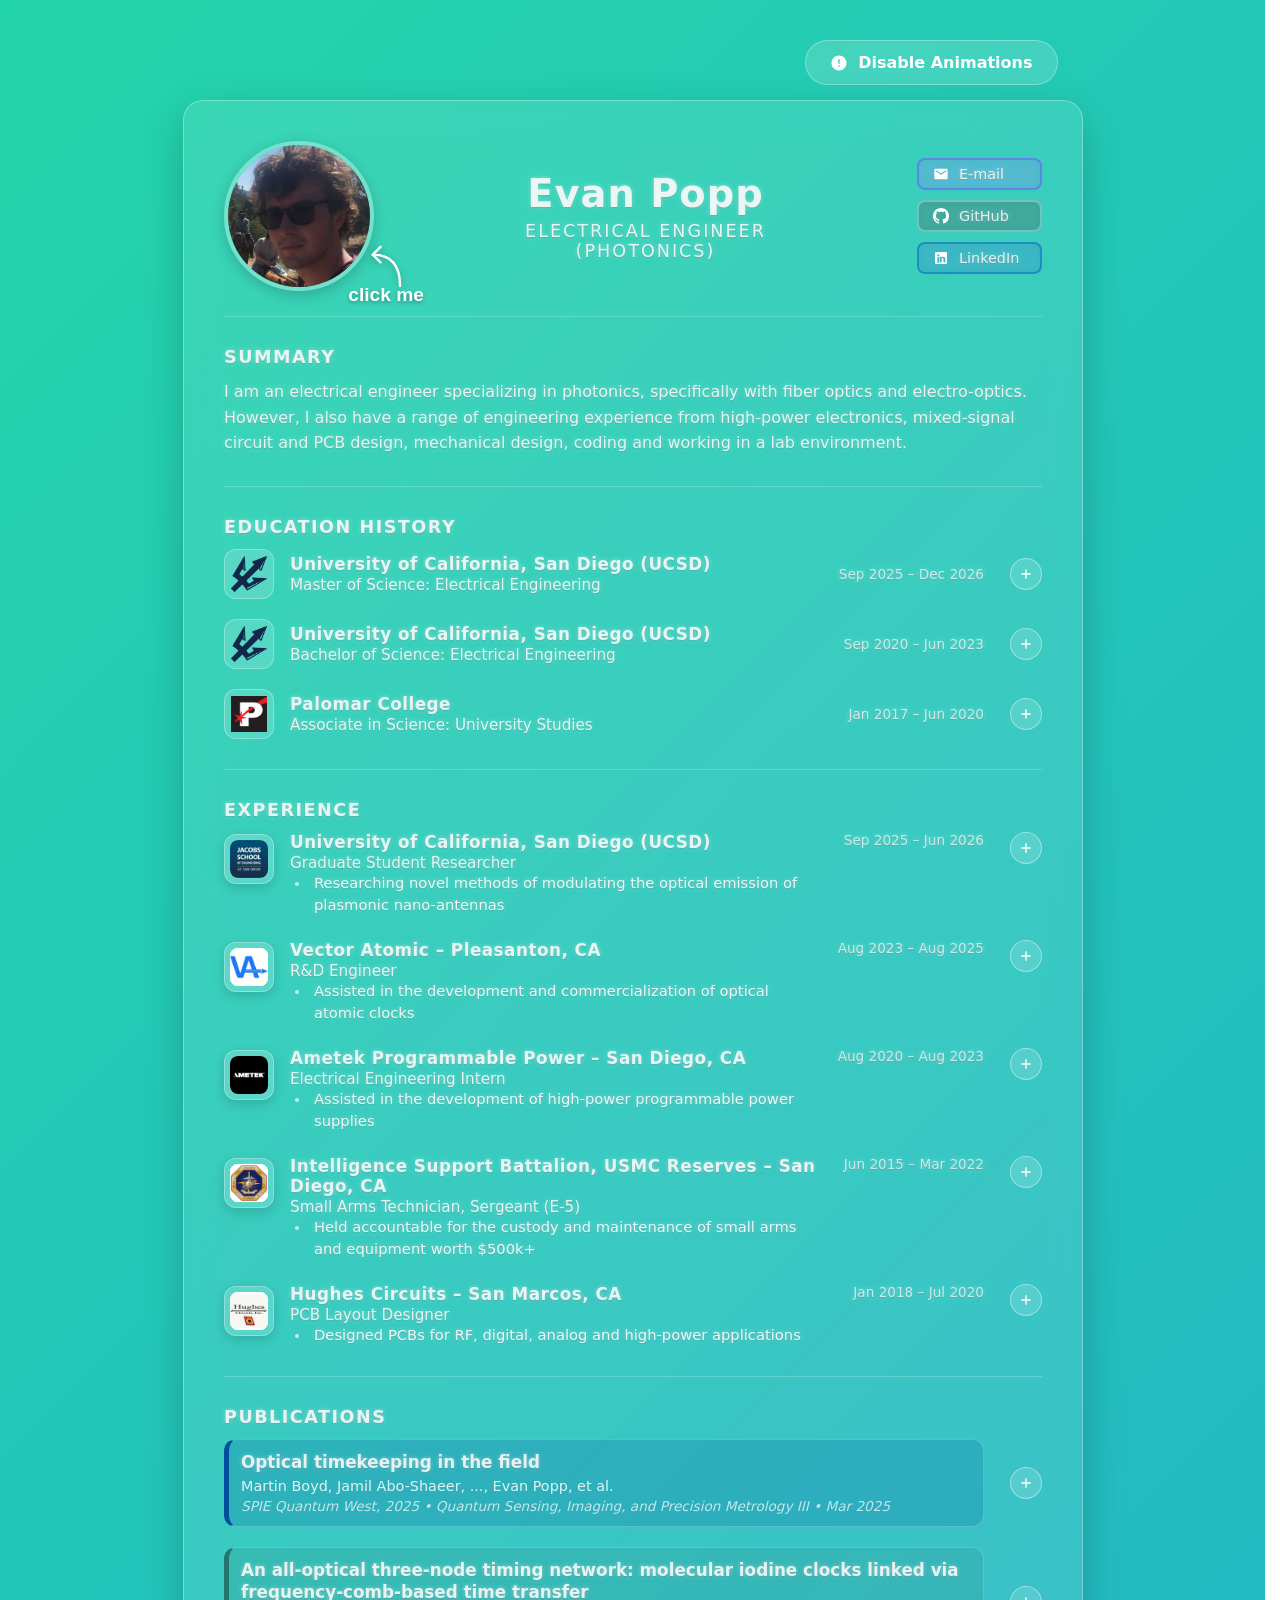
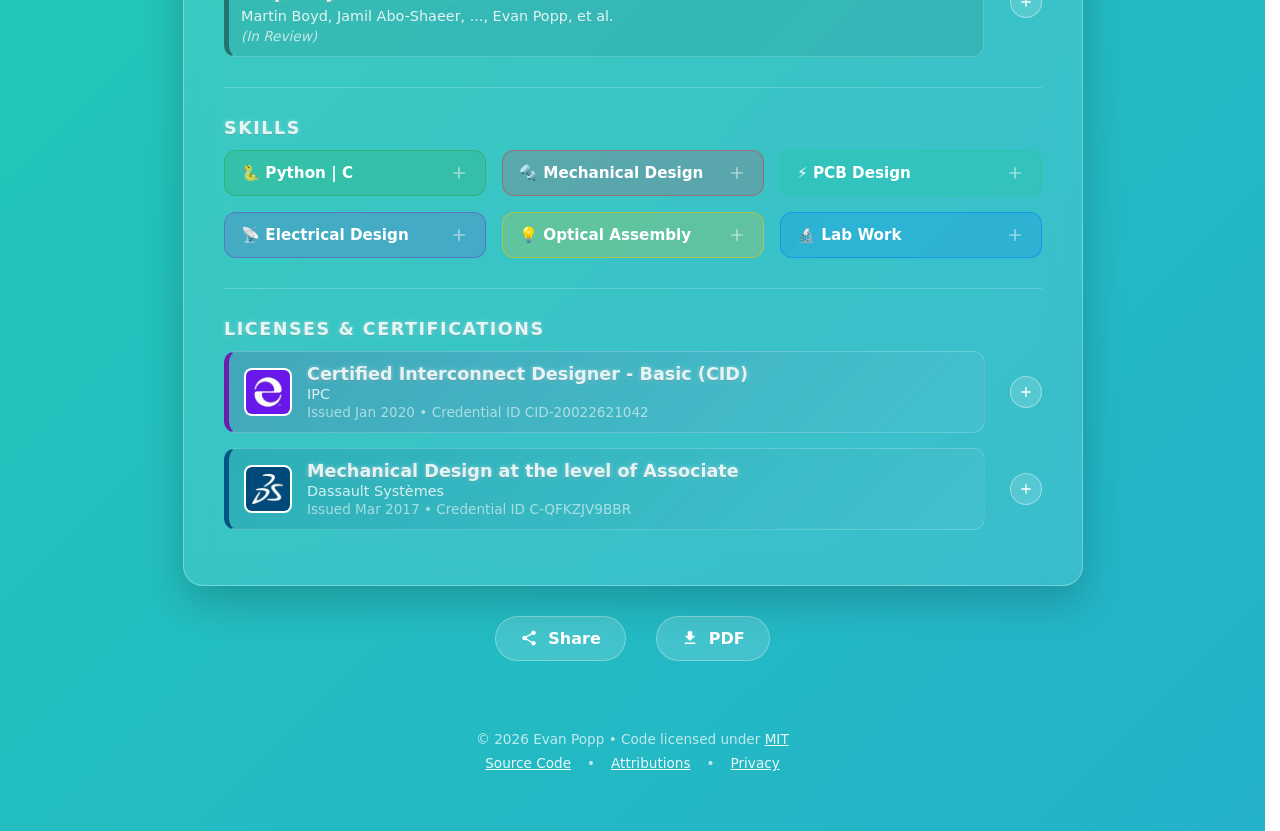
<file: static/index.html>
<!DOCTYPE html>
<html lang="en">

<head>
  <meta charset="UTF-8" />
  <!-- DELETE OR COMMENT THIS OUT -->
  <meta name="viewport" content="width=900">
  <title> Resume </title>
  <!-- Favicons -->
  <link rel="icon" type="image/png" href="/public/prism.png">
  <!-- Style -->
  <link rel="stylesheet" href="/css/styles_index.css">
  <!-- Link your external JavaScript file -->
  <script src="/js/script.js"></script>
</head>

<body>

  <div class="perf-toggle-container">
    <button id="perf-toggle-btn" class="action-btn perf-toggle-btn">
      <svg viewBox="0 0 24 24" width="16" height="16">
        <path
          d="M12 22c5.523 0 10-4.477 10-10S17.523 2 12 2 2 6.477 2 12s4.477 10 10 10zm-1-15h2v6h-2V7zm0 8h2v2h-2v-2z" />
      </svg>
      <span>Disable Animations</span>
    </button>
  </div>

  <!-- 1. ADD ID HERE -->
  <div class="glass-resume" id="resume-container">

    <header class="resume-header">
      <!-- Top Left: Headshot -->
      <div class="profile-container">
        <!-- Clickable Profile Picture -->
        <img src="/public/headshot.webp" alt="Evan Popp" class="profile-pic modal-trigger" data-target="guide-modal"
          style="cursor: pointer;">

        <!-- Floating Arrow and Text -->
        <div class="click-me-indicator">
          <!-- Hand-drawn style SVG curved arrow -->
          <svg class="curved-arrow" viewBox="0 0 64 64" width="50" height="50">
            <path d="M 50 60 Q 50 20 15 20" fill="none" stroke="white" stroke-width="3" stroke-linecap="round" />
            <path d="M 15 20 L 25 10 M 15 20 L 25 30" fill="none" stroke="white" stroke-width="3"
              stroke-linecap="round" />
          </svg>
          <span class="click-text">click me</span>
        </div>
      </div>
      <!-- Center: Title -->
      <div class="title-area">
        <h1 class="frosted-text">Evan Popp</h1>
        <h2 class="frosted-text">Electrical Engineer</h2>
        <h2 class="frosted-text">(Photonics)</h2>
      </div>
      <!-- Top Right: Contact Info Links -->
      <div class="contact-info">
        <!-- Email Link -->
        <a href="mailto:contact@evanpopp.me" target="_blank" class="contact-link email frosted-text">
          <svg class="contact-icon" viewBox="0 0 24 24">
            <path
              d="M20 4H4c-1.1 0-1.99.9-1.99 2L2 18c0 1.1.9 2 2 2h16c1.1 0 2-.9 2-2V6c0-1.1-.9-2-2-2zm0 4l-8 5-8-5V6l8 5 8-5v2z" />
          </svg>
          <span>E-mail</span>
        </a>
        <!-- GitHub Link -->
        <a href="https://github.com/evanpopp" target="_blank" class="contact-link github frosted-text">
          <svg class="contact-icon" viewBox="0 0 24 24">
            <path
              d="M12 0C5.37 0 0 5.37 0 12c0 5.31 3.435 9.795 8.205 11.385.6.105.825-.255.825-.57 0-.285-.015-1.23-.015-2.235-3.015.555-3.795-.735-4.035-1.41-.135-.345-.72-1.41-1.23-1.695-.42-.225-1.02-.78-.015-.795.945-.015 1.62.87 1.845 1.23 1.08 1.815 2.805 1.305 3.495.99.105-.78.42-1.305.765-1.605-2.67-.3-5.46-1.335-5.46-5.925 0-1.305.465-2.385 1.23-3.225-.12-.3-.54-1.53.12-3.18 0 0 1.005-.315 3.3 1.23.96-.27 1.98-.405 3-.405s2.04.135 3 .405c2.295-1.56 3.3-1.23 3.3-1.23.66 1.65.24 2.88.12 3.18.765.84 1.23 1.905 1.23 3.225 0 4.605-2.805 5.625-5.475 5.925.435.375.81 1.095.81 2.22 0 1.605-.015 2.895-.015 3.3 0 .315.225.69.825.57A12.02 12.02 0 0024 12c0-6.63-5.37-12-12-12z" />
          </svg>
          <span>GitHub</span>
        </a>
        <!-- LinkedIn Link -->
        <a href="https://linkedin.com/in/evan-popp-ee" target="_blank" class="contact-link linkedin frosted-text">
          <svg class="contact-icon" viewBox="0 0 24 24">
            <path
              d="M19 3a2 2 0 0 1 2 2v14a2 2 0 0 1-2 2H5a2 2 0 0 1-2-2V5a2 2 0 0 1 2-2h14m-.5 15.5v-5.3a3.26 3.26 0 0 0-3.26-3.26c-.85 0-1.84.52-2.28 1.3v-1.11h-2.79v8.37h2.79v-4.93c0-.77.62-1.4 1.39-1.4a1.4 1.4 0 0 1 1.4 1.4v4.93h2.75M6.46 10.9v8.37H9.25V10.9H6.46M7.86 6.6a1.62 1.62 0 1 0 0 3.24 1.62 1.62 0 0 0 0-3.24z" />
          </svg>
          <span>LinkedIn</span>
        </a>
      </div>
    </header>

    <section>
      <h3 class="section-title frosted-text">Summary</h3>
      <div class="summary-text frosted-text">
        I am an electrical engineer specializing in photonics, specifically with fiber optics and electro-optics. <br>
        However, I also have a range of engineering experience from high-power electronics,
        mixed-signal circuit and PCB design, mechanical design, coding and working in a lab environment.
      </div>
    </section>

    <hr class="glass-divider">

    <section>
      <h3 class="section-title frosted-text">Education History</h3>
      <!-- Master's Degree -->
      <div class="education-item">
        <a href="https://ece.ucsd.edu" target="_blank" class="school-logo-link"
          title="UCSD Electrical & Computer Engineering">
          <img src="/public/ucsd-logo.png" alt="UCSD Logo" onerror="this.style.display='none'">
        </a>
        <div class="education-details">
          <div class="school-name frosted-text">University of California, San Diego (UCSD)</div>
          <div class="degree-title frosted-text">Master of Science: Electrical Engineering</div>
        </div>
        <div class="education-date frosted-text">Sep 2025 – Dec 2026</div>
        <!-- 2. ADD EXPAND BUTTON HERE -->
        <button class="expand-btn modal-trigger" data-target="ms-modal">
          <svg viewBox="0 0 24 24" width="20" height="20" fill="currentColor">
            <path d="M19 13h-6v6h-2v-6H5v-2h6V5h2v6h6v2z" />
          </svg>
        </button>
      </div>
      <!-- Bachelor's Degree -->
      <div class="education-item">
        <a href="https://ece.ucsd.edu" target="_blank" class="school-logo-link"
          title="UCSD Electrical & Computer Engineering">
          <img src="/public/ucsd-logo.png" alt="UCSD Logo" onerror="this.style.display='none'">
        </a>
        <div class="education-details">
          <div class="school-name frosted-text">University of California, San Diego (UCSD)</div>
          <div class="degree-title frosted-text">Bachelor of Science: Electrical Engineering</div>
        </div>
        <div class="education-date frosted-text">Sep 2020 – Jun 2023</div>
        <!-- 2. ADD EXPAND BUTTON HERE -->
        <button class="expand-btn modal-trigger" data-target="bs-modal">
          <svg viewBox="0 0 24 24" width="20" height="20" fill="currentColor">
            <path d="M19 13h-6v6h-2v-6H5v-2h6V5h2v6h6v2z" />
          </svg>
        </button>
      </div>
      <!-- Associates Degree -->
      <div class="education-item">
        <a href="https://www.palomar.edu/" target="_blank" class="school-logo-link" title="Palomar College">
          <img src="/public/palomar_college_logo.png" alt="Palomar Logo" onerror="this.style.display='none'">
        </a>
        <div class="education-details">
          <div class="school-name frosted-text">Palomar College</div>
          <div class="degree-title frosted-text">Associate in Science: University Studies</div>
        </div>
        <div class="education-date frosted-text">Jan 2017 – Jun 2020</div>
        <!-- 2. ADD EXPAND BUTTON HERE -->
        <button class="expand-btn modal-trigger" data-target="as-modal">
          <svg viewBox="0 0 24 24" width="20" height="20" fill="currentColor">
            <path d="M19 13h-6v6h-2v-6H5v-2h6V5h2v6h6v2z" />
          </svg>
        </button>
      </div>
    </section>

    <hr class="glass-divider">

    <section>
      <h3 class="section-title frosted-text">Experience</h3>
      <!-- GSR -->
      <div class="experience-item"> <!-- Reusing row container -->
        <a href="https://ece.ucsd.edu" target="_blank" class="experience-logo-link"
          title="UCSD Electrical & Computer Engineering">
          <img src="/public/jacobs.png" alt="UCSD Logo" onerror="this.style.display='none'">
        </a>
        <!-- Details Block -->
        <div class="education-details">
          <div class="school-name frosted-text">University of California, San Diego (UCSD)</div>
          <div class="degree-title frosted-text">Graduate Student Researcher</div>
          <!-- Bullet Points -->
          <ul class="experience-list frosted-text">
            <li>Researching novel methods of modulating the optical emission of plasmonic nano-antennas</li>
          </ul>
        </div>
        <!-- Date on the Right -->
        <div class="education-date frosted-text">Sep 2025 – Jun 2026</div>
        <!-- Optional Expand Button -->
        <button class="expand-btn modal-trigger" data-target="gsr-modal">
          <svg viewBox="0 0 24 24" width="20" height="20" fill="currentColor">
            <path d="M19 13h-6v6h-2v-6H5v-2h6V5h2v6h6v2z" />
          </svg>
        </button>
      </div>
      <!-- Vector Atomic -->
      <div class="experience-item"> <!-- Reusing row container -->
        <a href="https://vectoratomic.com" target="_blank" class="experience-logo-link">
          <img src="/public/vector-atomic-logo.png" alt="Company Logo" onerror="this.style.display='none'">
        </a>
        <!-- Details Block -->
        <div class="education-details">
          <div class="school-name frosted-text">Vector Atomic – Pleasanton, CA</div>
          <div class="degree-title frosted-text">R&D Engineer</div>

          <!-- Bullet Points -->
          <ul class="experience-list frosted-text">
            <li> Assisted in the development and commercialization of optical atomic clocks</li>
          </ul>
        </div>
        <!-- Date on the Right -->
        <div class="education-date frosted-text">Aug 2023 – Aug 2025</div>
        <!-- Optional Expand Button -->
        <button class="expand-btn modal-trigger" data-target="va-modal">
          <svg viewBox="0 0 24 24" width="20" height="20" fill="currentColor">
            <path d="M19 13h-6v6h-2v-6H5v-2h6V5h2v6h6v2z" />
          </svg>
        </button>
      </div>
      <!-- Ametek -->
      <div class="experience-item"> <!-- Reusing row container -->
        <a href="https://www.programmablepower.com/" target="_blank" class="experience-logo-link">
          <img src="/public/ametek.png" alt="Company Logo" onerror="this.style.display='none'">
        </a>
        <!-- Details Block -->
        <div class="education-details">
          <div class="school-name frosted-text">Ametek Programmable Power – San Diego, CA</div>
          <div class="degree-title frosted-text">Electrical Engineering Intern</div>
          <!-- Bullet Points -->
          <ul class="experience-list frosted-text">
            <li> Assisted in the development of high-power programmable power supplies</li>
          </ul>
        </div>
        <!-- Date on the Right -->
        <div class="education-date frosted-text">Aug 2020 – Aug 2023</div>
        <!-- Optional Expand Button -->
        <button class="expand-btn modal-trigger" data-target="ametek-modal">
          <svg viewBox="0 0 24 24" width="20" height="20" fill="currentColor">
            <path d="M19 13h-6v6h-2v-6H5v-2h6V5h2v6h6v2z" />
          </svg>
        </button>
      </div>
      <!-- USMC -->
      <div class="experience-item"> <!-- Reusing row container -->
        <a href="https://www.marforres.marines.mil/Units/Force-Headquarters-Group/Intelligence-Support-Battalion/CI-HUMINT-Company-A/"
          target="_blank" class="experience-logo-link">
          <img src="/public/USMC_Logo.png" alt="Company Logo" onerror="this.style.display='none'">
        </a>
        <!-- Details Block -->
        <div class="education-details">
          <div class="school-name frosted-text">Intelligence Support Battalion, USMC Reserves – San Diego, CA</div>
          <div class="degree-title frosted-text">Small Arms Technician, Sergeant (E-5)</div>
          <!-- Bullet Points -->
          <ul class="experience-list frosted-text">
            <li>Held accountable for the custody and maintenance of small arms and equipment worth $500k+</li>
          </ul>
        </div>
        <!-- Date on the Right -->
        <div class="education-date frosted-text">Jun 2015 – Mar 2022</div>
        <!-- Optional Expand Button -->
        <button class="expand-btn modal-trigger" data-target="usmc-modal">
          <svg viewBox="0 0 24 24" width="20" height="20" fill="currentColor">
            <path d="M19 13h-6v6h-2v-6H5v-2h6V5h2v6h6v2z" />
          </svg>
        </button>
      </div>
      <!-- Hughes Circuits -->
      <div class="experience-item"> <!-- Reusing row container -->
        <a href="https://www.hughescircuits.com/" target="_blank" class="experience-logo-link">
          <img src="/public/hughes_circuits_logo.png" alt="Company Logo" onerror="this.style.display='none'">
        </a>
        <!-- Details Block -->
        <div class="education-details">
          <div class="school-name frosted-text">Hughes Circuits – San Marcos, CA</div>
          <div class="degree-title frosted-text">PCB Layout Designer</div>
          <!-- Bullet Points -->
          <ul class="experience-list frosted-text">
            <li> Designed PCBs for RF, digital, analog and high-power applications</li>
          </ul>
        </div>
        <!-- Date on the Right -->
        <div class="education-date frosted-text">Jan 2018 – Jul 2020</div>
        <!-- Optional Expand Button -->
        <button class="expand-btn modal-trigger" data-target="hughes-modal">
          <svg viewBox="0 0 24 24" width="20" height="20" fill="currentColor">
            <path d="M19 13h-6v6h-2v-6H5v-2h6V5h2v6h6v2z" />
          </svg>
        </button>
      </div>
    </section>

    <hr class="glass-divider">

    <section>
      <h3 class="section-title frosted-text">Publications</h3>
      <!-- 1. SPIE Published Paper -->
      <div class="publication-item">
        <!-- Glass Badge Link -->
        <div class="publication-badge spie-badge interactive">
          <a href="https://www.spiedigitallibrary.org/conference-proceedings-of-spie/PC13392/PC133922W/Optical-timekeeping-in-the-field/10.1117/12.3053395.full?tab=ArticleLink"
            target="_blank" class="publication-link">
            <div class="citation-title frosted-text">Optical timekeeping in the field</div>
            <div class="citation-authors">Martin Boyd, Jamil Abo-Shaeer, ..., Evan Popp, et al.</div>
            <div class="citation-journal">SPIE Quantum West, 2025 • Quantum Sensing, Imaging, and Precision Metrology
              III • Mar 2025</div>
          </a>
        </div>
        <!-- Expansion Button (Outside the badge, aligned with other sections) -->
        <button class="expand-btn modal-trigger" data-target="spie-modal">
          <svg viewBox="0 0 24 24" width="20" height="20" fill="currentColor">
            <path d="M19 13h-6v6h-2v-6H5v-2h6V5h2v6h6v2z" />
          </svg>
        </button>
      </div>
      <!-- 2. Pending Paper (Grey accent, no button) -->
      <div class="publication-item">
        <div class="publication-badge pending-badge">
          <div class="pending-content">
            <div class="citation-title frosted-text">An all-optical three-node timing network: molecular iodine clocks
              linked via frequency-comb-based time transfer</div>
            <div class="citation-authors">Martin Boyd, Jamil Abo-Shaeer, ..., Evan Popp, et al.</div>
            <div class="citation-journal">(In Review)</div>
          </div>
        </div>
        <!-- Expansion Button (Outside the badge, aligned with other sections) -->
        <button class="expand-btn modal-trigger" data-target="paper-modal">
          <svg viewBox="0 0 24 24" width="20" height="20" fill="currentColor">
            <path d="M19 13h-6v6h-2v-6H5v-2h6V5h2v6h6v2z" />
          </svg>
        </button>
      </div>
    </section>

    <hr class="glass-divider">

    <section>
      <h3 class="section-title frosted-text">Skills</h3>
      <div class="skills-grid">
        <!-- Skill 1 | Coding -->
        <button class="skill-badge skill-green modal-trigger" data-target="coding-modal" <span>🐍&nbsp;<b>Python |
            C</b></span>
          <svg class="integrated-plus" viewBox="0 0 24 24">
            <path d="M19 13h-6v6h-2v-6H5v-2h6V5h2v6h6v2z" />
          </svg>
        </button>
        <!-- Skill 2 | Mechanical -->
        <button class="skill-badge skill-red modal-trigger" data-target="mech-modal" <span>🔩&nbsp;<b>Mechanical
            Design</b></span>
          <svg class="integrated-plus" viewBox="0 0 24 24">
            <path d="M19 13h-6v6h-2v-6H5v-2h6V5h2v6h6v2z" />
          </svg>
        </button>
        <!-- Skill 3 | PCB Design-->
        <button class="skill-badge skill-teal modal-trigger" data-target="pcb-modal" <span>⚡️&nbsp;<b>PCB
            Design</b></span>
          <svg class="integrated-plus" viewBox="0 0 24 24">
            <path d="M19 13h-6v6h-2v-6H5v-2h6V5h2v6h6v2z" />
          </svg>
        </button>
        <!-- Skill 4 | Electrical-->
        <button class="skill-badge skill-purple modal-trigger" data-target="elec-modal" <span>📡&nbsp;<b>Electrical
            Design</b></span>
          <svg class="integrated-plus" viewBox="0 0 24 24">
            <path d="M19 13h-6v6h-2v-6H5v-2h6V5h2v6h6v2z" />
          </svg>
        </button>
        <!-- Skill 5 | Optical Assembly -->
        <button class="skill-badge skill-gold modal-trigger" data-target="opt-modal" <span>💡&nbsp;<b>Optical
            Assembly</b></span>
          <svg class="integrated-plus" viewBox="0 0 24 24">
            <path d="M19 13h-6v6h-2v-6H5v-2h6V5h2v6h6v2z" />
          </svg>
        </button>
        <!-- Skill 6 | Lab Experiments-->
        <button class="skill-badge skill-blue modal-trigger" data-target="lab-modal" <span>🔬&nbsp;<b>Lab
            Work</b></span>
          <svg class="integrated-plus" viewBox="0 0 24 24">
            <path d="M19 13h-6v6h-2v-6H5v-2h6V5h2v6h6v2z" />
          </svg>
        </button>
      </div>
    </section>

    <hr class="glass-divider">

    <section>
      <h3 class="section-title frosted-text">Licenses & Certifications</h3>
      <!-- Certification Item Container -->
      <div class="cert-item-container">
        <!-- Main Clickable Link Badge -->
        <a href="https://my.electronicsu.org/static/verify_certification.html" target="_blank" class="cert-link-ipc">
          <!-- Boxed Logo -->
          <img src="/public/ipc-logo.png" alt="IPC Logo" class="cert-logo">
          <!-- Certification Text Details -->
          <div class="cert-details">
            <span class="cert-title frosted-text">Certified Interconnect Designer - Basic (CID)</span>
            <span class="cert-issuer">IPC</span>
            <span class="cert-meta">Issued Jan 2020 • Credential ID CID-20022621042</span>
          </div>
        </a>
        <!-- Expansion Button (Outside the badge, aligned with other sections) -->
        <button class="expand-btn modal-trigger" data-target="cid-modal">
          <svg viewBox="0 0 24 24" width="20" height="20" fill="currentColor">
            <path d="M19 13h-6v6h-2v-6H5v-2h6V5h2v6h6v2z" />
          </svg>
        </button>
      </div>
      <div class="cert-item-container">
        <!-- Main Clickable Link Badge -->
        <a href="https://cv.virtualtester.com/qr/?b=SLDWRKS&i=C-QFKZJV9BBR" target="_blank" class="cert-link-das">
          <!-- Boxed Logo -->
          <img src="/public/dassault-logo.png" alt="Dassault Logo" class="cert-logo">
          <!-- Certification Text Details -->
          <div class="cert-details">
            <span class="cert-title frosted-text">Mechanical Design at the level of Associate</span>
            <span class="cert-issuer">Dassault Systèmes</span>
            <span class="cert-meta">Issued Mar 2017 • Credential ID C-QFKZJV9BBR</span>
          </div>
        </a>
        <!-- Expansion Button -->
        <button class="expand-btn modal-trigger" data-target="cswa-modal">
          <svg viewBox="0 0 24 24" width="20" height="20" fill="currentColor">
            <path d="M19 13h-6v6h-2v-6H5v-2h6V5h2v6h6v2z" />
          </svg>
        </button>
      </div>
    </section>
  </div> <!-- End of glass-resume -->

  <!-- Place the Action Buttons OUTSIDE and BELOW the slab -->
  <div class="action-buttons-container">
    <!-- 2. Share Resume -->
    <button class="action-btn" id="share-btn">
      <svg viewBox="0 0 24 24">
        <path
          d="M18 16.08c-.76 0-1.44.3-1.96.77L8.91 12.7c.05-.23.09-.46.09-.7s-.04-.47-.09-.7l7.05-4.11c.54.5 1.25.81 2.04.81 1.66 0 3-1.34 3-3s-1.34-3-3-3-3 1.34-3 3c0 .24.04.47.09.7L8.04 9.81C7.5 9.31 6.79 9 6 9c-1.66 0-3 1.34-3 3s1.34 3 3 3c.79 0 1.5-.31 2.04-.81l7.12 4.16c-.05.21-.08.43-.08.65 0 1.61 1.31 2.92 2.92 2.92 1.61 0 2.92-1.31 2.92-2.92s-1.31-2.92-2.92-2.92z" />
      </svg>
      Share
    </button>
    <!-- 3. Download PDF -->
    <a href="/resume/Evan-Popp_Resume.pdf" download="Evan-Popp_Resume.pdf" class="action-btn">
      <svg viewBox="0 0 24 24">
        <path d="M19 9h-4V3H9v6H5l7 7 7-7zM5 18v2h14v-2H5z" />
      </svg>
      PDF
    </a>
  </div>
  <footer class="site-footer">
    <p>© 2026 Evan Popp • Code licensed under <a href="https://opensource.org/licenses/MIT" target="_blank">MIT</a></p>
    <div class="footer-links">
      <a href="https://github.com/evanpopp/work_site" target="_blank">Source Code</a>
      <span>•</span>
      <a href="#" class="modal-trigger" data-target="attributions-modal">Attributions</a>
      <span>•</span>
      <a href="#" class="modal-trigger" data-target="privacy-modal">Privacy</a>
  </footer>

  <!-- Template for guide -->
  <template id="guide-modal">
    <div class="modal-header">
      <h4>Status: 🔭 Looking for Work</h4>
    </div>
    <div class="modal-body">
      <p>Hello! Thank you for visiting!

        <br><br>I am a current MS student at UCSD who is actively looking for my next role.
      Since I have only 3 classes left (with 3 semesters to finish) I am available to start work in the SD area while I finish up my MS part-time.
    For jobs outside of SD, I would only be available after graduating this December.
  <br><br>If you would like to contact me regarding job opportunities, please do not hesitate to do so!</p>
    </div>
  </template>

  <!-- Template for MS -->
  <template id="ms-modal">
    <div class="modal-header">
      <h4>Master of Science</h4>
    </div>
    <div class="modal-body">
      <p>In graduate school, I have been able to pursue further education directly related to the field of photonics. I
        have also had the opportunity to work as a graduate student researcher, which allowed me to pursue my interests
        in a lab.</p>
      <br><b>Notable Courses:</b></br>
      <ul class='modal-list'>
        <li>ECE 240C: Optical Modulation and Detection</li>
        <li>ECE 240A: Lasers and Optics</li>
        <li>ECE 212C: Nanophotonics</li>
        <li>ECE 212A: Nanoscience and Nanotechnology</li>
      </ul>
    </div>
  </template>

  <!-- Template for BS -->
  <template id="bs-modal">
    <div class="modal-header">
      <h4>Bachelor of Science</h4>
    </div>
    <div class="modal-body">
      <p>During my undergraduate studies, I learned the fundamentals of electrical engineering with my area of focus
        being photonics. This depth overall focused on the classical and quantum aspects of light, but also covered
        semiconductor physics and the fundamentals of electromagnetics.</p>
      <br><b>Notable Courses:</b></br>
      <ul class='modal-list'>
        <li>PHYS 2D: Relativity and Quantum Physics</li>
        <li>ECE 185: Lasers and Modulators</li>
        <li>ECE 183: Optical Electronics</li>
        <li>ECE 182: Electromagnetic Optics</li>
        <li>ECE 135A: Semiconductor Physics</li>
      </ul>
    </div>
  </template>

  <!-- Template for AS -->
  <template id="as-modal">
    <div class="modal-header">
      <h4>Associate in Science</h4>
    </div>
    <div class="modal-body">
      <p>At this community college, I fulfilled all of my general education, and foundational physics/mathematics
        requirements before transferring to UCSD. I also had the opportunity to take classes teaching the fundamentals
        of
        CAD. This is where I received my CSWA certification. I decided to go to community college first to minimize any
        potential student debt.</p>
    </div>
  </template>

  <!-- Template for GSR -->
  <template id="gsr-modal">
    <div class="modal-header">
      <h4>UCSD Research</h4>
    </div>
    <div class="modal-body"><img src='/public/2D_transfer.webp' alt='2D Transfer' class='modal-body-image'>
      <p>In this role, I came up with my own research topic to pursue while in graduate studies. My research area of
        choice involved utilizing the phenomena of inelastic electron tunneling to design an ultrafast, compact and
        incoherent optical emitter. This research had to stop, however, due to NSF funding cuts.</p>
      <br><b>Responsibilities and Achievements:</b></br>
      <ul class='modal-list'>
        <li>Utilized Python and Ansys Lumerical to simulate the quantum aspects of my designs as well as verify
          nano-antenna scattering efficiencies respectively.</li>
        <li>Designed and built an affordable 2D material transfer station with an optional air-tight enclosure for a
          nitrogen atmosphere.</li>
        <li>Received some experience in 2D transfer and heterostructure stacking.</li>
      </ul>
    </div>
  </template>

  <!-- Template for VA -->
  <template id="va-modal">
    <div class="modal-header">
      <h4>Vector Atomic</h4>
    </div>
    <div class="modal-body"><img src='/public/VA_groupshot.webp' alt='VA Groupshot' class='modal-body-image'>
      <p>Vector Atomic focuses on developing precision timing and measurement devices using quantum technologies. This
        was the first full-time engineering job that I received after graduating with my Bachelors. In this role, I was
        able to use my range of engineering experience and my photonics education to continue to improve the
        capabilities of the optical atomic clock product line.</p>
      <br><b>Responsibilities and Achievements:</b></br>
      <ul class='modal-list'>
        <li>Developed piezoelectric laser wavelength tuning drivers used for atomic clock frequency locking.</li>
        <li>Designed prototype circuits used for laser pump modulation, liquid lens control, and spectroscopy signal
          acquisition.</li>
        <li>Assembly, testing and troubleshooting CW fiber laser systems.</li>
        <li>Testing and debugging electrical designs in a lab environment.</li>
      </ul>
    </div>
  </template>

  <!-- Template for Ametek -->
  <template id="ametek-modal">
    <div class="modal-header">
      <h4>Ametek</h4>
    </div>
    <div class="modal-body"><img src='/public/tahoe.webp' alt='Tahoe' class='modal-body-image'>
      <p>Ametek Programmable Power focuses on the design and manufacturing of power supplies and test equipment. I
        worked at this company part-time during my undergrad education, right after Hughes Circuits. I joined this
        company to get more experience in electrical design and testing, rather than just pure layout. </p>
      <br><b>Responsibilities and Achievements:</b></br>
      <ul class='modal-list'>
        <li>Developed analog sensors, control circuitry and PCBs for power supplies up to 45kW (shown above).</li>
        <li>Modified and designed sheet metal chassis, CNC machined bus bars, and high power magnetics.</li>
        <li>Designed cable harnesses in conjunction with complete electro-mechanical assemblies.</li>
        <li>Tested high-power electrical components for production and R&D development.</li>
      </ul>
    </div>
  </template>

  <!-- Template for USMC -->
  <template id="usmc-modal">
    <div class="modal-header">
      <h4>USMC Reserves</h4>
    </div>
    <div class="modal-body"><img src='/public/USMC_groupshot.webp' alt='USMC Groupshot' class='modal-body-image'>
      <p>I joined the USMC Reserves right out of high school. Joining the Marines was somewhat of a family tradition. I
        wanted to do this while pursuing my passion for engineering. I would attend training one weekend per month and
        then a 2-week session over the summer.</p>
      <br><b>Responsibilities and Achievements:</b></br>
      <ul class='modal-list'>
        <li>Repaired and maintained small arms and various equipment.</li>
        <li>Taught at a leadership course for Marines in the reserve.</li>
        <li>Was a Combat Marksmanship Coach for my secondary occupation.</li>
      </ul>
    </div>
  </template>

  <!-- Template for Hughes -->
  <template id="hughes-modal">
    <div class="modal-header">
      <h4>Hughes Circuits</h4>
    </div>
    <div class="modal-body">
      <p>Hughes Circuits focuses on the speedy manufacturing and layout of PCBs, primarily for DoD contractors. I worked
        at this company part-time during my undergrad education. This was the first engineering job I had, and I was
        able to get it from the CAD education I received at community college.</p>
      <br><b>Responsibilities and Achievements:</b></br>
      <ul class='modal-list'>
        <li>Designed class 3 PCBs for a wide range of purposes for DoD contractors.</li>
        <li>Received CID certification.</li>
      </ul>
    </div>
  </template>

  <!-- Template for paper -->
  <template id="paper-modal">
    <div class="modal-header">
      <h4>Three-Node Timing Network</h4>
    </div>
    <div class="modal-body">
      <p>In this paper, my team and I experimentally demonstrated that our optical clocks could be synced over a 14.5km
        free-space optical link at NIST. This was one of the first projects that I worked on at this company. For my
        contribution, I assisted in designing and building the various racks used to hold the clocks and equipment. I
        was also present during the experiment and assisted in setting it up.</p>
    </div>
    <div class='modal-footer'>
      This paper is currently in review
    </div>
  </template>

  <!-- Template for spie conf -->
  <template id="spie-modal">
    <div class="modal-header">
      <h4>Optical Timekeeping in the Field</h4>
    </div>
    <div class="modal-body">
      <p>In this conference, my team presented and showed off the various capabilities of our optical clocks, as well as
        the experiments the clocks were a part of. For my contribution, I was attributed for my design work with the
        updated clock. I also assisted in setting up field experiments to test the environmental ruggedness of the
        clock.</p>
    </div>
  </template>

  <!-- Template for lab skill -->
  <template id="lab-modal">
    <div class="modal-header">
      <h4>Lab Work</h4>
    </div>
    <div class="modal-body"><img src='/public/lab_work.webp' alt='Lab Work' class='modal-body-image'>
      <p>For a few years now, I have had experience testing, troubleshooting, collecting data and running experiments in
        a lab environment. I have worked in hazardous environments with voltages up to 1000V, and IR fiber lasers
        with ~100mW optical power. I also have experience using various equipment such as photodetectors, oscilloscopes,
        spectrum analyzers, function generators, and more.</p>
    </div>
  </template>

  <!-- Template for optical skill -->
  <template id="opt-modal">
    <div class="modal-header">
      <h4>Optical Assembly</h4>
    </div>
    <div class="modal-body"><img src='/public/cw_laser.webp' alt='Optical Assembly' class='modal-body-image'>
      <p>I have had a couple years of experience assembling and splicing fiber-based optical systems. These optical
        systems consisted of various different optical components such as splitters, isolators, AOMs, VOAs, SOAs, and
        more. Many of these systems were used in production atomic clocks and are currently in the field.</p>
    </div>
  </template>

  <!-- Template for electrical skill -->
  <template id="elec-modal">
    <div class="modal-header">
      <h4>Electrical Design</h4>
    </div>
    <div class="modal-body"><img src='/public/electrical.webp' alt='LT Spice' class='modal-body-image'>
      <p>For a few years now, I have had experience designing electrical circuits and systems in industry, with
        assistance from simulation tools such as LTSpice. I have had a range of design experience, from analog sensing
        and control circuitry in power supplies, customer facing outputs and controls, and very low-noise opto-electric
        interfaces. I've also had experience with digital interfaces and mixed signal designs utilizing SPI, I2C and
        UART.</p>
    </div>
  </template>

  <!-- Template for pcb skill -->
  <template id="pcb-modal">
    <div class="modal-header">
      <h4>PCB Design</h4>
    </div>
    <div class="modal-body"><img src='/public/pcb.webp' alt='PCB Design' class='modal-body-image'>
      <p>For multiple years I have had experience designing PCBs using both Altium and PADs. This was one of the first
        industry skills that I gained. I have had experience designing PCBs for a wide range of purposes, such as RF,
        high-speed digital, high-power, analog and various mixed-signal designs.</p>
    </div>
  </template>

  <!-- Template for mechanical skill -->
  <template id="mech-modal">
    <div class="modal-header">
      <h4>Mechanical Design</h4>
    </div>
    <div class="modal-body"><img src='/public/transfer.webp' alt='Mech Design' class='modal-body-image'>
      <p>I have been utilizing SolidWorks in industry for multiple years, I also recently started using AutoDesk 360 for
        personal projects and my research. I have experience designing sheet metal chassis, CNC machined mounting
        components, professionally 3D printed parts, cable and harness design, as well as creating assembly instructions
        for production.</p>
    </div>
  </template>

  <!-- Template for coding skill -->
  <template id="coding-modal">
    <div class="modal-header">
      <h4>Python | C</h4>
    </div>
    <div class="modal-body"><img src='/public/qw.webp' alt='quantum well' class='modal-body-image'>
      <p>I have been coding in Python consistently for a couple of years now. For about half of that time I utilized C.
        In industry, I would often use a combination of Python and C to record/manipulate data and program MCUs
        respectively. During my time in graduate studies, I used Python extensively for predicting the quantum behavior
        of my research designs, as well as for my schoolwork.</p>
    </div>
  </template>

  <!-- Template for CID Modal -->
  <template id="cid-modal">
    <div class="modal-header">
      <h4>CID - Basic</h4>
    </div>
    <div class="modal-body">
      <p>CID (Certified Interconnect Designer) is a certification that represents a working knowledge of IPC
        industry-wide
        PCB design standards. You can check the validity of my certification by entering my certificate ID
        at the website linked by this badge. <br> My credential ID is: CID-20022621042</p>
    </div>
    <div class='modal-footer'>
      This certification does not expire.
    </div>
  </template>

  <!-- Template for CSWA Modal -->
  <template id="cswa-modal">
    <div class="modal-header">
      <h4>CSWA</h4>
    </div>
    <div class="modal-body">
      <p>CSWA (Certified SolidWorks Associate) is a certification that represents a basic proficiency in using
        SolidWorks.
        You can check the validity of my certification by clicking this badge.</p>
    </div>
    <div class='modal-footer'>
      This certification does not expire.
    </div>
  </template>

  <!-- Template for Privacy Modal -->
  <template id="privacy-modal">
    <div class="modal-header">
      <h4>Privacy Notice</h4>
    </div>
    <div class="modal-body">
      This site does not collect, track, or share personal data, nor does it use tracking cookies. Standard server
      access logs are stored briefly for security and diagnostic purposes only.
    </div>
  </template>

  <!-- Template for Attributions Modal -->
  <template id="attributions-modal">
    <div class="modal-header">
      <h4>Asset Credits</h4>
    </div>
    <div class="modal-body">
      • Prism icons created by Adib Sulthon - <a href="https://www.flaticon.com/free-icons/prism" target="_blank"
        title="prism icons">Flaticon</a> <br>
      • Robot icons created by Hilmy Abiyyu A. - <a href="https://www.flaticon.com/free-icons/robot" target="_blank"
        title="robot icons">Flaticon</a> <br>
      • Question icons created by Pixel perfect - <a href="https://www.flaticon.com/free-icons/question" target="_blank"
        title="question icons">Flaticon</a>
    </div>
  </template>

  <!-- Modal Overlay Element -->
  <div id="modalOverlay" class="modal-overlay" onclick="closeModal()">
    <div class="modal-content" onclick="event.stopPropagation()">
      <!-- Changed from <p> to <div> for full HTML/image support -->
      <div id="modalText"></div>
    </div>
  </div>
</body>

</html>
</file>
<file: css/styles_index.css>
/* Reset and base styles */
* {
  box-sizing: border-box;
  margin: 0;
  padding: 0;
}

html {
  scrollbar-gutter: stable;
}

body {
  font-family: 'Segoe UI', system-ui, -apple-system, sans-serif;
  min-height: 100vh;
  display: flex;
  flex-direction: column;
  /* <-- THIS IS THE MAGIC LINE */
  align-items: center;
  /* Centers the slab and buttons horizontally */
  justify-content: center;
  padding: 40px 20px;
  background: linear-gradient(-45deg, #ee7752, #e73c7e, #23a6d5, #23d5ab);
  background-size: 400% 400%;
  animation: gradientBG 15s ease infinite;
  color: #ffffff;
  margin: 0;
  min-width: 900px;
}

@keyframes gradientBG {
  0% {
    background-position: 0% 50%;
  }

  50% {
    background-position: 100% 50%;
  }

  100% {
    background-position: 0% 50%;
  }
}

/* Freezes the background animation */
body.performance-mode {
  animation: none !important;
  background-position: 0% 50% !important; /* Locks the gradient in place */
}

/* Kills all expensive backdrop blurs across the site */
body.performance-mode .glass-resume,
body.performance-mode .modal-overlay,
body.performance-mode .modal-content,
body.performance-mode .experience-logo-link,
body.performance-mode .contact-link {
  backdrop-filter: none !important;
  -webkit-backdrop-filter: none !important;
  background: rgba(30, 30, 30, 0.85) !important; /* Darker solid fallback for contrast */
}

/* Removes the text blur which is also hard on rendering */
body.performance-mode .frosted-text {
  filter: none !important;
  text-shadow: 1px 1px 3px rgba(0, 0, 0, 0.8) !important; /* Stronger shadow to maintain legibility */
}

/* Stops the bouncing arrow animation */
body.performance-mode .click-me-indicator {
  animation: none !important;
}

/* Prevents main page scrolling while modal is active */
body.modal-open {
  overflow: hidden;
}

/* Frosted Text Utility */
.frosted-text {
  color: rgba(255, 255, 255, 0.85);
  text-shadow: 0 0 4px rgba(255, 255, 255, 0.4), 0 1px 2px rgba(0, 0, 0, 0.2);
  filter: blur(0.3px);
}

/* Performance Button Layout */
.perf-toggle-container {
  width: 100%;
  max-width: 850px;
  display: flex;
  justify-content: flex-end;
  margin-bottom: 15px;
}

.perf-toggle-btn {
  padding: 8px 16px;
  font-size: 0.9rem;
}

/* Glass Resume Container */
.glass-resume {
  width: 100%;
  max-width: 850px;
  padding: 40px 40px;
  border-radius: 20px;
  background: rgba(255, 255, 255, 0.1);
  backdrop-filter: blur(15px);
  -webkit-backdrop-filter: blur(15px);
  border: 1px solid rgba(255, 255, 255, 0.3);
  box-shadow: 0 15px 40px rgba(0, 0, 0, 0.2);
  min-width: 900px;
}

/* Header Layout */
.resume-header {
  display: flex !important;
  flex-direction: row !important;
  flex-wrap: nowrap !important;
  justify-content: space-between;
  align-items: center;
  text-align: center;
  border-bottom: 1px solid rgba(255, 255, 255, 0.2);
  padding-bottom: 25px;
  margin-bottom: 30px;
  height: auto !important;
  min-height: fit-content;
  gap: 20px;
  width: 100%
}

/* Lock the container to the original small size */
.profile-container {
  position: relative;
  display: inline-block;
  width: 150px;
  /* Adjust this to match your original headshot size */
  height: 150px;
  /* Must match the width to be a perfect circle */
  flex-shrink: 0 !important;
  /* Prevents the header from squishing it */
}

/* Force the image to be a circle with a glass border */
.profile-pic {
  width: 100%;
  height: 100%;
  object-fit: cover;
  /* Prevents the picture from stretching */
  border-radius: 50%;
  /* Makes it a perfect circle */

  /* The Glass Border */
  border: 4px solid rgba(255, 255, 255, 0.3);
  box-shadow: 0 4px 15px rgba(0, 0, 0, 0.2);

  /* Interactive styling */
  cursor: pointer;
  transition: transform 0.3s ease, box-shadow 0.3s ease, border-color 0.3s ease;
  position: relative;
  z-index: 2;
  flex-shrink: 0;
}

/* Hover effect */
.profile-pic:hover {
  transform: scale(1.05);
  box-shadow: 0 6px 25px rgba(255, 255, 255, 0.4);
  border-color: rgba(255, 255, 255, 0.6);
}

/* Position the arrow relative to the small circular container */
.click-me-indicator {
  position: absolute;
  bottom: -15px;
  right: -50px;
  /* Brought in closer so it doesn't push into your name */
  display: flex;
  flex-direction: column;
  align-items: center;
  color: white;

  font-family: 'Comic Sans MS', 'Caveat', cursive, sans-serif;
  font-size: 1.2rem;

  pointer-events: none;
  z-index: 3;
  animation: floatBounce 2s infinite ease-in-out;
}

.curved-arrow {
  margin-bottom: -5px;
  filter: drop-shadow(0 2px 4px rgba(0, 0, 0, 0.3));
}

.click-text {
  text-shadow: 0 2px 4px rgba(0, 0, 0, 0.3);
  font-weight: bold;
}

@keyframes floatBounce {

  0%,
  100% {
    transform: translateY(0) rotate(-10deg);
  }

  50% {
    transform: translateY(-8px) rotate(-10deg);
  }
}

/* Center Title Area */
.title-area {
  flex: 1;
  text-align: center;
  padding: 0 20px;
}

.title-area h1 {
  font-size: 2.4rem;
  font-weight: 700;
  letter-spacing: 1px;
  margin-bottom: 5px;
}

.title-area h2 {
  font-size: 1.1rem;
  font-weight: 400;
  letter-spacing: 2px;
  text-transform: uppercase;
}

/* Right Contact Info Block */
.contact-info {
  display: flex;
  flex-direction: column;
  gap: 10px;
  /* Align elements along their left edge (logos first) */
  align-items: flex-start;
  /* Optional manual offset: adjust margin-left to shift the entire group */
  margin-left: 0px;
}

/* Contact Link Base Button Style */
.contact-link {
  display: inline-flex;
  align-items: center;
  gap: 10px;
  text-decoration: none;
  font-size: 0.9rem;
  font-weight: 500;
  padding: 6px 14px;
  border-radius: 8px;
  width: 125px;
  /* Fixed width keeps all buttons uniform */
  transition: all 0.3s cubic-bezier(0.4, 0, 0.2, 1);
  backdrop-filter: blur(5px);
}

.contact-icon {
  width: 16px;
  height: 16px;
  fill: #ffffff;
  flex-shrink: 0;
}

/* App-Specific Color Schemes (Customize borders, backgrounds & hover states here) */

/* E-mail (ProtonMail Purple Tint) */
.contact-link.email {
  background: rgba(110, 84, 255, 0.2);
  border: 2px solid rgba(110, 84, 255, 0.5);
}

.contact-link.email:hover {
  background: rgba(110, 84, 255, 0.5);
  border-color: rgba(110, 84, 255, 0.9);
  box-shadow: 0 0 12px rgba(110, 84, 255, 0.4);
  transform: translateY(-2px);
}

/* GitHub (Dark Tint) */
.contact-link.github {
  background: rgba(36, 41, 47, 0.25);
  border: 2px solid rgba(255, 255, 255, 0.3);
}

.contact-link.github:hover {
  background: rgba(36, 41, 47, 0.6);
  border-color: rgba(255, 255, 255, 0.7);
  box-shadow: 0 0 12px rgba(0, 0, 0, 0.3);
  transform: translateY(-2px);
}

/* LinkedIn (Blue Tint) */
.contact-link.linkedin {
  background: rgba(10, 102, 194, 0.25);
  border: 2px solid rgba(10, 102, 194, 0.5);
}

.contact-link.linkedin:hover {
  background: rgba(10, 102, 194, 0.55);
  border-color: rgba(10, 102, 194, 0.9);
  box-shadow: 0 0 12px rgba(10, 102, 194, 0.4);
  transform: translateY(-2px);
}

/* Content Styling */
.section-title {
  font-size: 1.1rem;
  font-weight: 600;
  letter-spacing: 1.5px;
  text-transform: uppercase;
  margin-bottom: 12px;
}

.summary-text {
  font-size: 1rem;
  line-height: 1.6;
}

@media (max-width: 768px) {
  .resume-header {
    flex-direction: column;
    gap: 20px;
  }

  .contact-info {
    align-items: center;
    margin-left: 0;
  }
}

/* Glass Section Divider */
.glass-divider {
  border: none;
  border-top: 1px solid rgba(255, 255, 255, 0.2);
  margin: 30px 0;
  /* Spacing above and below the line */
}

/* Education Section Layout */
.education-item {
  display: flex;
  align-items: center;
  gap: 16px;
  margin-bottom: 20px;
}

.education-item:last-child {
  margin-bottom: 0;
}

/* School Logo Window */
.school-logo-link {
  display: flex;
  align-items: center;
  justify-content: center;
  width: 50px;
  height: 50px;
  border-radius: 12px;
  background: rgba(255, 255, 255, 0.15);
  border: 1px solid rgba(255, 255, 255, 0.3);
  padding: 6px;
  flex-shrink: 0;
  transition: all 0.3s ease;
}

.school-logo-link:hover {
  background: rgba(255, 255, 255, 0.3);
  border-color: rgba(255, 255, 255, 0.6);
  transform: translateY(-2px);
  box-shadow: 0 4px 12px rgba(0, 0, 0, 0.15);
}

.school-logo-link img {
  width: 100%;
  height: 100%;
  object-fit: contain;
}

/* Center Details Area */
.education-details {
  flex: 1;
}

.school-name {
  font-size: 1.05rem;
  font-weight: 700;
  /* Bold as requested */
  letter-spacing: 0.5px;
  margin-bottom: 2px;
}

.degree-title {
  font-size: 0.95rem;
  font-weight: 400;
  /* Regular weight for contrast */
  color: rgba(255, 255, 255, 0.85);
}

/* Right-aligned Date Badge */
/* Clean, non-interactive Date Text */
.education-date {
  font-size: 0.85rem;
  font-weight: 500;
  text-align: right;
  white-space: nowrap;
  color: rgba(255, 255, 255, 0.7);
  /* Slightly softer white to indicate secondary info */
  padding: 0;
  background: none;
  border: none;
}

/* Expand Button (+) */
.expand-btn {
  display: flex;
  align-items: center;
  justify-content: center;
  width: 32px;
  height: 32px;
  border-radius: 50%;
  background: rgba(255, 255, 255, 0.15);
  border: 1px solid rgba(255, 255, 255, 0.4);
  cursor: pointer;
  transition: all 0.3s ease;
  flex-shrink: 0;
  margin-left: 10px;
}

.expand-btn svg {
  width: 16px;
  height: 16px;
  fill: #ffffff;
  transition: transform 0.3s ease;
}

.expand-btn:hover {
  background: rgba(255, 255, 255, 0.3);
  transform: scale(1.1);
  box-shadow: 0 4px 10px rgba(0, 0, 0, 0.2);
}

.expand-btn:hover svg {
  transform: rotate(90deg);
  /* Nice little rotation animation */
}

/* --- FULLSCREEN BLUR OVERLAY --- */
.modal-overlay {
  /* Locks the overlay to the browser window, not the page content */
  position: fixed !important;
  top: 0;
  left: 0;
  right: 0;
  bottom: 0;
  background: rgba(0, 0, 0, 0.4);
  backdrop-filter: blur(8px);
  -webkit-backdrop-filter: blur(8px);
  z-index: 9999;
  /* Forces it to the very top */

  display: flex;
  align-items: center;
  justify-content: center;

  /* Hides it perfectly */
  opacity: 0;
  visibility: hidden;
  transition: opacity 0.3s ease-in-out, visibility 0.3s ease-in-out;
}

/* --- THE GLASS CARD ITSELF --- */
.modal-content {
  background: linear-gradient(135deg, rgba(255, 255, 255, 0.15), rgba(255, 255, 255, 0.05));
  border: 1px solid rgba(255, 255, 255, 0.2);
  border-top: 1px solid rgba(255, 255, 255, 0.5);
  backdrop-filter: blur(16px);
  -webkit-backdrop-filter: blur(16px);
  border-radius: 16px;
  padding: 25px 30px;
  max-width: 600px;
  width: 90%;
  color: white;
  box-shadow: 0 15px 35px rgba(0, 0, 0, 0.4);
  transform: translateY(20px) scale(0.95);
  transition: transform 0.3s ease-out;
  text-align: left;

  max-height: 90vh; /* Keeps the modal slightly smaller than the screen height */
  display: flex;
  flex-direction: column;
  overflow: hidden; /* Clips all content to the rounded corners */
}

/* Mobile padding adjustment for the modal */
@media (max-width: 768px) {
  .modal-content {
    padding: 20px 15px; 
    width: 95%; /* Optional: Lets it take up slightly more horizontal space on tiny screens */
  }
}

/* Custom Webkit Scrollbar for #modalText */
#modalText::-webkit-scrollbar {
  width: 6px;
}

#modalText::-webkit-scrollbar-track {
  background: transparent;
}

#modalText::-webkit-scrollbar-thumb {
  background: rgba(255, 255, 255, 0.3);
  border-radius: 10px;
}

#modalText::-webkit-scrollbar-thumb:hover {
  background: rgba(255, 255, 255, 0.5);
}

/* Modal Header Layout */
.modal-header {
  display: flex;
  align-items: center;
  justify-content: flex-start;
  width: 100%;
  gap: 14px;
  margin-bottom: 16px;
  padding-bottom: 12px;
  border-bottom: 1px solid rgba(255, 255, 255, 0.15);
}

/* New H4 specifically for the modal */
.modal-header h4 {
  margin: 0;
  text-align: left;
  font-size: 1.35rem;
  font-weight: 600;
  letter-spacing: 0.5px;
  color: #ffffff;
  line-height: 1.2;
}

/* 1. Ensure the injection container takes full width and defaults to left */
#modalText {
  width: 100%;
  text-align: left;
  display: flex;
  flex-direction: column;
  overflow-y: auto; /* Handles scrolling inside the card */
  padding-right: 8px; /* Prevents text/content from touching the scrollbar */
  scrollbar-width: thin;
  scrollbar-color: rgba(255, 255, 255, 0.3) transparent;
}

.modal-body {
  font-size: 1.05rem;
  line-height: 1.6;
  color: rgba(255, 255, 255, 0.9);
  margin-bottom: 20px;
}

/* Styling for lists inside the modal */
.modal-list {
  margin: 8px 0 0 0;
  padding-left: 20px;
  /* Controls the exact left indent distance */
  list-style-type: disc;
  /* Clean circular bullet points */
}

.modal-list li {
  margin-bottom: 6px;
  /* Adds breathing room between bullet points */
  line-height: 1.4;
  color: rgba(255, 255, 255, 0.9);
}

/* Styling for large images inside the modal body */
.modal-body-image {
  max-width: 100%;
  height: auto;
  border-radius: 8px;
  margin: 10px 0 15px 0;
  /* Adds breathing room around the image */
  box-shadow: 0 4px 12px rgba(0, 0, 0, 0.2);
  display: block;
}

.modal-footer {
  font-size: 0.85rem;
  color: rgba(255, 255, 255, 0.6);
  font-style: italic;
}

/* Image styling inside the glass modal */
.modal-content img {
  max-width: 100%;
  max-height: 400px;
  display: block;
  margin: 12px auto;
  border-radius: 8px;
  box-shadow: 0 4px 12px rgba(0, 0, 0, 0.3);
}

/* --- THE ACTIVE (VISIBLE) STATE --- */
.modal-overlay.active {
  opacity: 1;
  visibility: visible;
}

/* Makes the card float up when active */
.modal-overlay.active .modal-content {
  transform: translateY(0) scale(1);
}

/* Experience Bullet List with Resume Indentation */
.experience-list {
  margin-top: 0px;
  padding-left: 20px;
  /* Increases the left indent for the bullets */
  display: flex;
  flex-direction: column;
  gap: 1px;
  /* Vertical spacing between bullet points */
}

.experience-list li {
  font-size: 0.92rem;
  line-height: 1.5;
  color: rgba(255, 255, 255, 0.9);
  padding-left: 4px;
  /* Subtle spacing between the bullet dot and the text */
}

/* Optional: Customizes the look of the bullet dot itself */
.experience-list li::marker {
  color: rgba(255, 255, 255, 0.7);
  font-size: 0.85em;
  /* Slightly smaller dot for a refined look */
}

/* Experience Section Layout */
.experience-item {
  display: flex;
  align-items: flex-start;
  /* Pushes the logo, date, and button to the top line */
  gap: 16px;
  margin-bottom: 24px;
}

/* Experience Logo Window */
.experience-logo-link {
  display: flex;
  align-items: center;
  justify-content: center;
  width: 50px;
  height: 50px;
  padding: 5px;
  border-radius: 12px;
  background: rgba(255, 255, 255, 0.12);
  /* Frosted glass fill */
  border: 1px solid rgba(255, 255, 255, 0.3);
  /* Subtle glass border */
  backdrop-filter: blur(8px);
  /* Glass blur effect */
  box-shadow: 0 4px 12px rgba(0, 0, 0, 0.15);
  flex-shrink: 0;
  transition: transform 0.3s ease, border-color 0.3s ease;
  margin-top: 2px;
  /* Fine-tunes alignment with the top text line */
}

.experience-logo-link:hover {
  transform: translateY(-2px);
  border-color: rgba(255, 255, 255, 0.6);
}

.experience-logo-link img {
  width: 100%;
  height: 100%;
  border-radius: 8px;
  /* Inner rounded corners */
  background: #ffffff;
  /* Crisp white tile */
  padding: 0px;
  /* Padding inside the white box */
  object-fit: contain;
  /* Keeps logo aspect ratio intact */
  box-sizing: border-box;
}

/* Publication Badge Container (Adjusted to share row space with the button) */
.publication-badge {
  flex: 1;
  /* Takes up all remaining room, leaving space for the button */
  display: flex;
  align-items: center;
  border-radius: 12px;
  border: 1px solid rgba(255, 255, 255, 0.2);
  transition: transform 0.3s ease, box-shadow 0.3s ease;
  overflow: hidden;
  box-sizing: border-box;
}

/* Interactive Badge Hover */
.publication-badge.interactive:hover {
  transform: translateY(-2px);
  box-shadow: 0 8px 20px rgba(0, 0, 0, 0.25);
}

/* Base Link Reset */
a.publication-link {
  flex: 1;
  padding: 12px 12px;
  text-decoration: none !important;
  /* Removes blue underline */
  color: white !important;
  display: flex !important;
  flex-direction: column !important;
  /* Forces vertical stacking */
  gap: 4px;
}

/* Citation Text Elements */
.citation-title {
  font-size: 1.05rem;
  font-weight: 700;
  line-height: 1.3;
  display: block;
}

.citation-authors {
  font-size: 0.9rem;
  color: rgba(255, 255, 255, 0.85);
  display: block;
}

.citation-journal {
  font-size: 0.85rem;
  font-style: italic;
  color: rgba(255, 255, 255, 0.7);
  display: block;
}

/* SPIE Theme (Blue Left Accent + Subtle Tint) */
.spie-badge {
  background: rgba(0, 79, 159, 0.2);
  border-left: 5px solid #004f9f;
}

/* Pending Theme (Grey Tint) */
.pending-badge {
  background: rgba(26, 26, 26, 0.08);
  border-left: 5px solid rgba(10, 10, 10, 0.4);
}

/* Non-interactive Pending Content Block */
.pending-content {
  flex: 1;
  padding: 12px 12px;
  display: flex;
  flex-direction: column;
  gap: 4px;
}

/* Remove internal button margin override since it's now outside */
.publication-badge .expand-btn {
  margin-right: 0;
  margin-left: 0;
}

/* Publication Item Outer Row (Matches Experience layout) */
.publication-item {
  display: flex;
  align-items: center;
  gap: 16px;
  margin-bottom: 20px;
}

/* Skills Grid Layout */
.skills-grid {
  display: grid;
  grid-template-columns: repeat(3, 1fr);
  /* Creates 3 equal-width columns */
  gap: 16px;
  /* Spacing between rows and columns */
  margin-bottom: 20px;
}

/* Base Skill Badge (Acts as a button) */
.skill-badge {
  display: flex;
  align-items: center;
  justify-content: space-between;
  padding: 12px 16px;
  border-radius: 12px;
  border: 1px solid rgba(255, 255, 255, 0.3);
  color: white;
  font-size: 0.95rem;
  font-weight: 600;
  cursor: pointer;
  text-align: center;
  transition: transform 0.3s ease, box-shadow 0.3s ease, filter 0.3s ease;
  font-family: inherit;
  /* Inherit your main font */
}

/* Hover effect for the entire badge */
.skill-badge:hover {
  transform: translateY(-2px) scale(1.02);
  box-shadow: 0 8px 20px rgba(0, 0, 0, 0.25);
  filter: brightness(1.1);
}

.skill-badge span {
  display: flex;
  align-items: center;
  gap: 8px;
  /* Adds clean spacing between the emoji and the text */
  font-weight: 500;
}

/* --- Unique Color Themes --- */
/* Blue Glass */
.skill-blue {
  background: rgba(0, 123, 255, 0.2);
  border-color: rgba(0, 123, 255, 0.5);
}

/* Red Glass */
.skill-red {
  background: rgba(220, 53, 69, 0.2);
  border-color: rgba(220, 53, 69, 0.5);
}

/* Green Glass */
.skill-green {
  background: rgba(40, 167, 69, 0.2);
  border-color: rgba(40, 167, 69, 0.5);
}

/* Purple Glass */
.skill-purple {
  background: rgba(111, 66, 193, 0.2);
  border-color: rgba(111, 66, 193, 0.5);
}

/* Yellow/Gold Glass */
.skill-gold {
  background: rgba(255, 193, 7, 0.2);
  border-color: rgba(255, 193, 7, 0.5);
}

/* Teal Glass */
.skill-teal {
  background: rgba(32, 201, 151, 0.2);
  border-color: rgba(32, 201, 151, 0.5);
}

/* Ensure the logo keeps its square, boxed look */
.cert-logo {
  width: 48px;
  height: 48px;
  background: white;
  border-radius: 8px;
  object-fit: contain;
  padding: 2px;
  flex-shrink: 0;
}

/* Certification Text Structure */
.cert-details {
  display: flex;
  flex-direction: column;
  gap: 2px;
}

.cert-title {
  font-weight: bold;
  font-size: 1.1rem;
}

.cert-issuer,
.cert-meta {
  font-size: 0.9rem;
  opacity: 0.8;
}

.cert-meta {
  font-size: 0.85rem;
  color: rgba(255, 255, 255, 0.7);
}

/* Integrated Plus Icon for Badges */
.integrated-plus {
  width: 20px;
  height: 20px;
  fill: rgba(255, 255, 255, 0.5);
  /* Soft white to blend with the glass */
  margin-left: auto;
  /* Automatically pushes the icon to the far right */
  flex-shrink: 0;
  /* Prevents the icon from squishing if text is long */
  transition: fill 0.3s ease;
}

/* Container to hold the link card and the plus button side-by-side */
.cert-item-container {
  display: flex;
  align-items: center;
  gap: 15px;
  /* Space between the card and the plus button */
  margin-bottom: 15px;
}

/* The Main Link Card (Mimics your Publications style) */
.cert-link-ipc {
  display: flex;
  align-items: center;
  gap: 15px;
  flex-grow: 1;
  /* Forces the card to take up all available space to the left of the + */
  padding: 12px 15px;
  background: linear-gradient(135deg, rgba(102, 45, 145, 0.2), rgba(255, 255, 255, 0.05));
  border: 1px solid rgba(255, 255, 255, 0.2);
  border-left: 5px solid #6c1da9;
  /* Optional: Adds a left accent line like your publications */
  border-radius: 12px;
  text-decoration: none;
  /* Removes standard link underlining */
  color: inherit;
  transition: background 0.3s ease, transform 0.2s ease;
}

.cert-link-ipc:hover {
  background: rgba(209, 227, 10, 0.2);
  transform: translateY(-2px);
}

/* The Main Link Card (Mimics your Publications style) */
.cert-link-das {
  display: flex;
  align-items: center;
  gap: 15px;
  flex-grow: 1;
  /* Forces the card to take up all available space to the left of the + */
  padding: 12px 15px;
  border: 1px solid rgba(255, 255, 255, 0.2);
  background: linear-gradient(135deg, rgba(0, 85, 129, 0.2), rgba(255, 255, 255, 0.05));
  border-left: 5px solid #005581;
  /* Optional: Adds a left accent line like your publications */
  border-radius: 12px;
  text-decoration: none;
  /* Removes standard link underlining */
  color: inherit;
  transition: background 0.3s ease, transform 0.2s ease;
}

.cert-link-das:hover {
  background: rgba(209, 227, 10, 0.2);
  transform: translateY(-2px);
}

/* Forces the buttons container to take up its own full line below the slab */
.action-buttons-container {
  display: flex;
  flex-direction: row;
  justify-content: center;
  gap: 30px;
  width: 100%;
  /* Forces it to break to the next line */
  margin-top: 30px;
  margin-bottom: 50px;
  flex-wrap: wrap;
}

/* Prevents buttons from stretching vertically */
.action-btn {
  height: fit-content;
  /* Locks height to content size */
  align-self: center;
  /* Prevents flex stretching */
  display: inline-flex;
  align-items: center;
  gap: 10px;
  padding: 12px 24px;
  border-radius: 30px;
  background: rgba(255, 255, 255, 0.15);
  border: 1px solid rgba(255, 255, 255, 0.3);
  color: white;
  font-weight: 600;
  text-decoration: none;
  cursor: pointer;
  font-size: 1rem;
  /* Locks both to the exact same size */
  font-weight: 600;
  /* Makes them bold and readable */
  font-family: inherit;
  /* Forces buttons to use your site's main font */
  /* Using 0.4s ease-out slows down the movement and makes the easing feel smooth */
  transition: transform 0.3s ease-out, background 0.3s ease-out, box-shadow 0.3s ease-out;
}

.action-btn:hover {
  transform: translateY(-2px);
  background: rgba(255, 255, 255, 0.25);
  box-shadow: 0 8px 20px rgba(0, 0, 0, 0.2);
}

/* SVG Icon alignment inside the buttons */
.action-btn svg {
  width: 18px;
  height: 18px;
  fill: white;
}

/* Minimal Glass Footer */
.site-footer {
  text-align: center;
  padding: 20px 10px;
  margin-top: auto;
  font-size: 0.85rem;
  color: rgba(255, 255, 255, 0.7);
  font-family: inherit;
}

.site-footer a {
  color: rgba(255, 255, 255, 0.9);
  text-decoration: underline;
  cursor: pointer;
  transition: color 0.2s ease;
}

.site-footer a:hover {
  color: white;
}

.footer-links {
  display: flex;
  justify-content: center;
  gap: 16px;
  margin-top: 8px;
}

/* Standardize Modal Link Colors */
.modal-body a,
.modal-body a:visited {
  color: #4da6ff;
  /* A bright, legible blue */
  text-decoration: none;
  /* Removes the default underline */
  transition: color 0.2s ease;
}

/* Add a nice hover effect so users know it's clickable */
.modal-body a:hover {
  color: #80c1ff;
  /* Slightly lighter blue on hover */
  text-decoration: underline;
}
</file>
